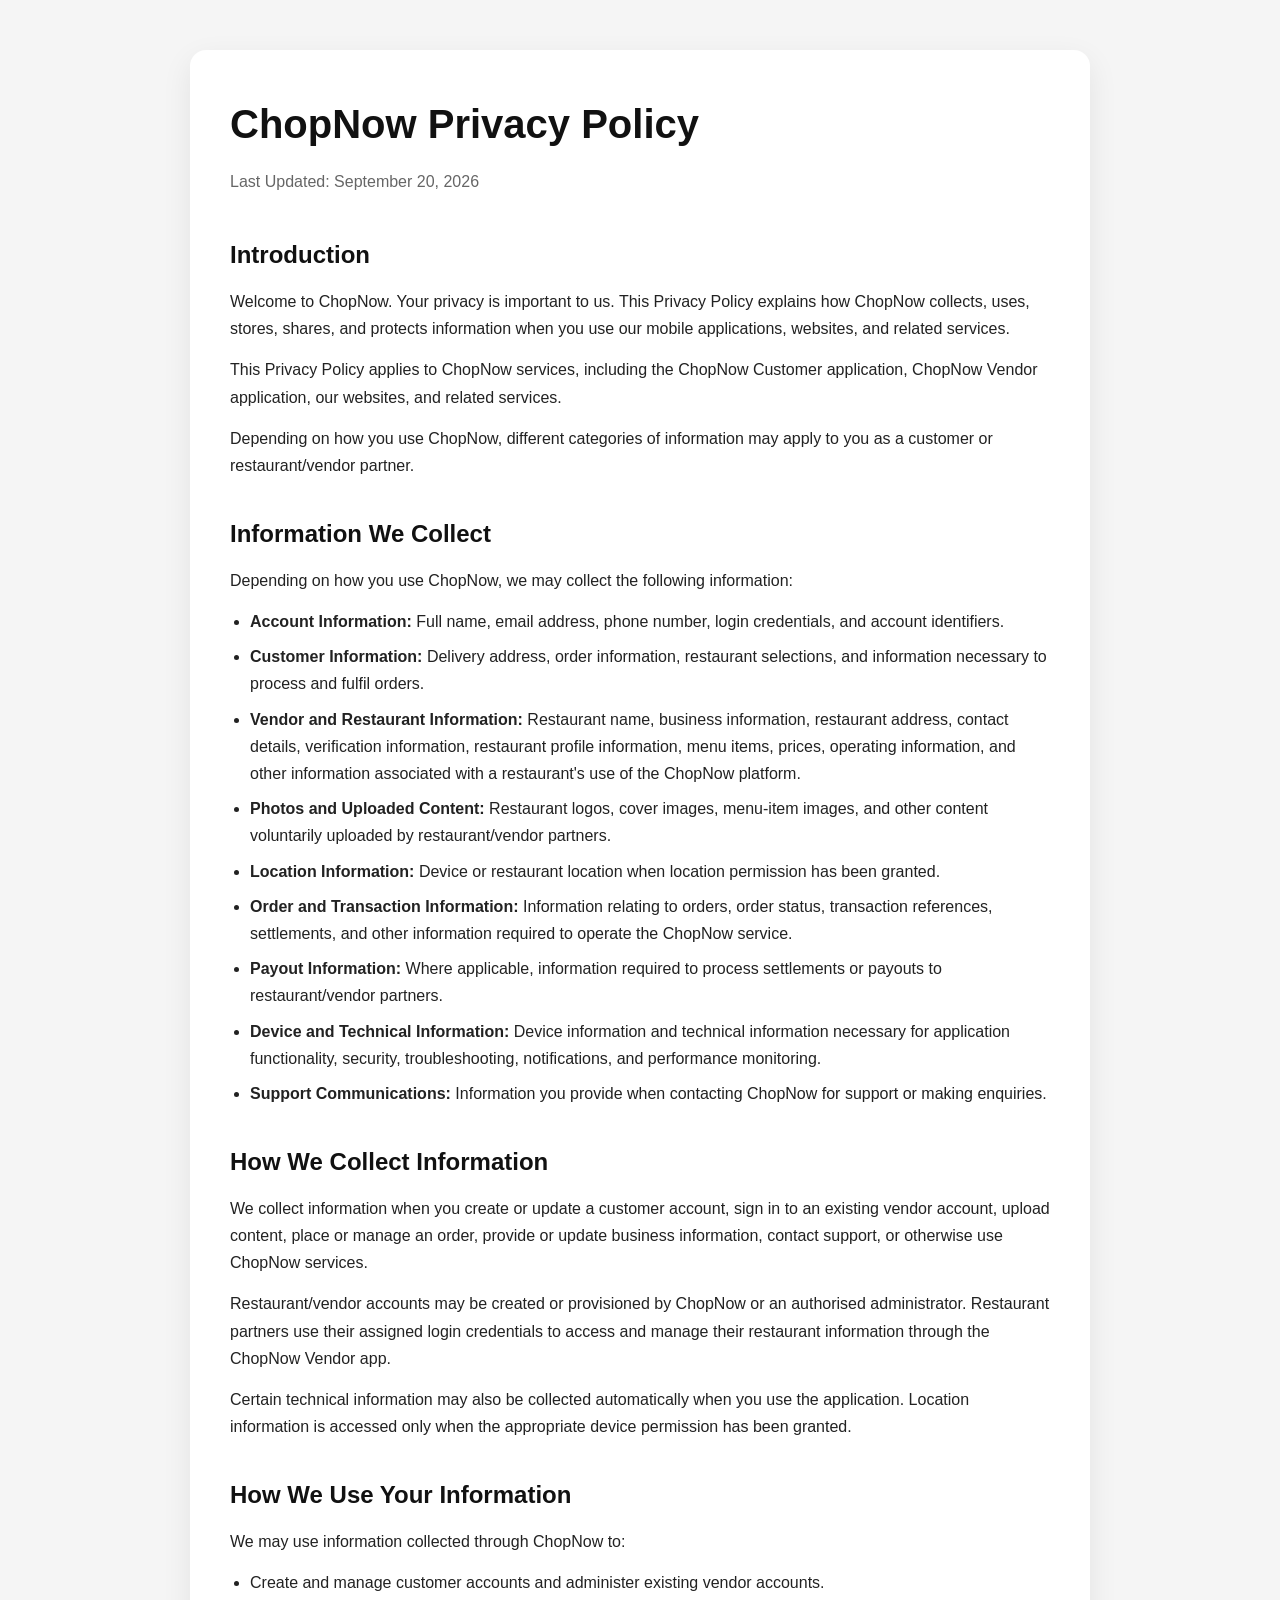
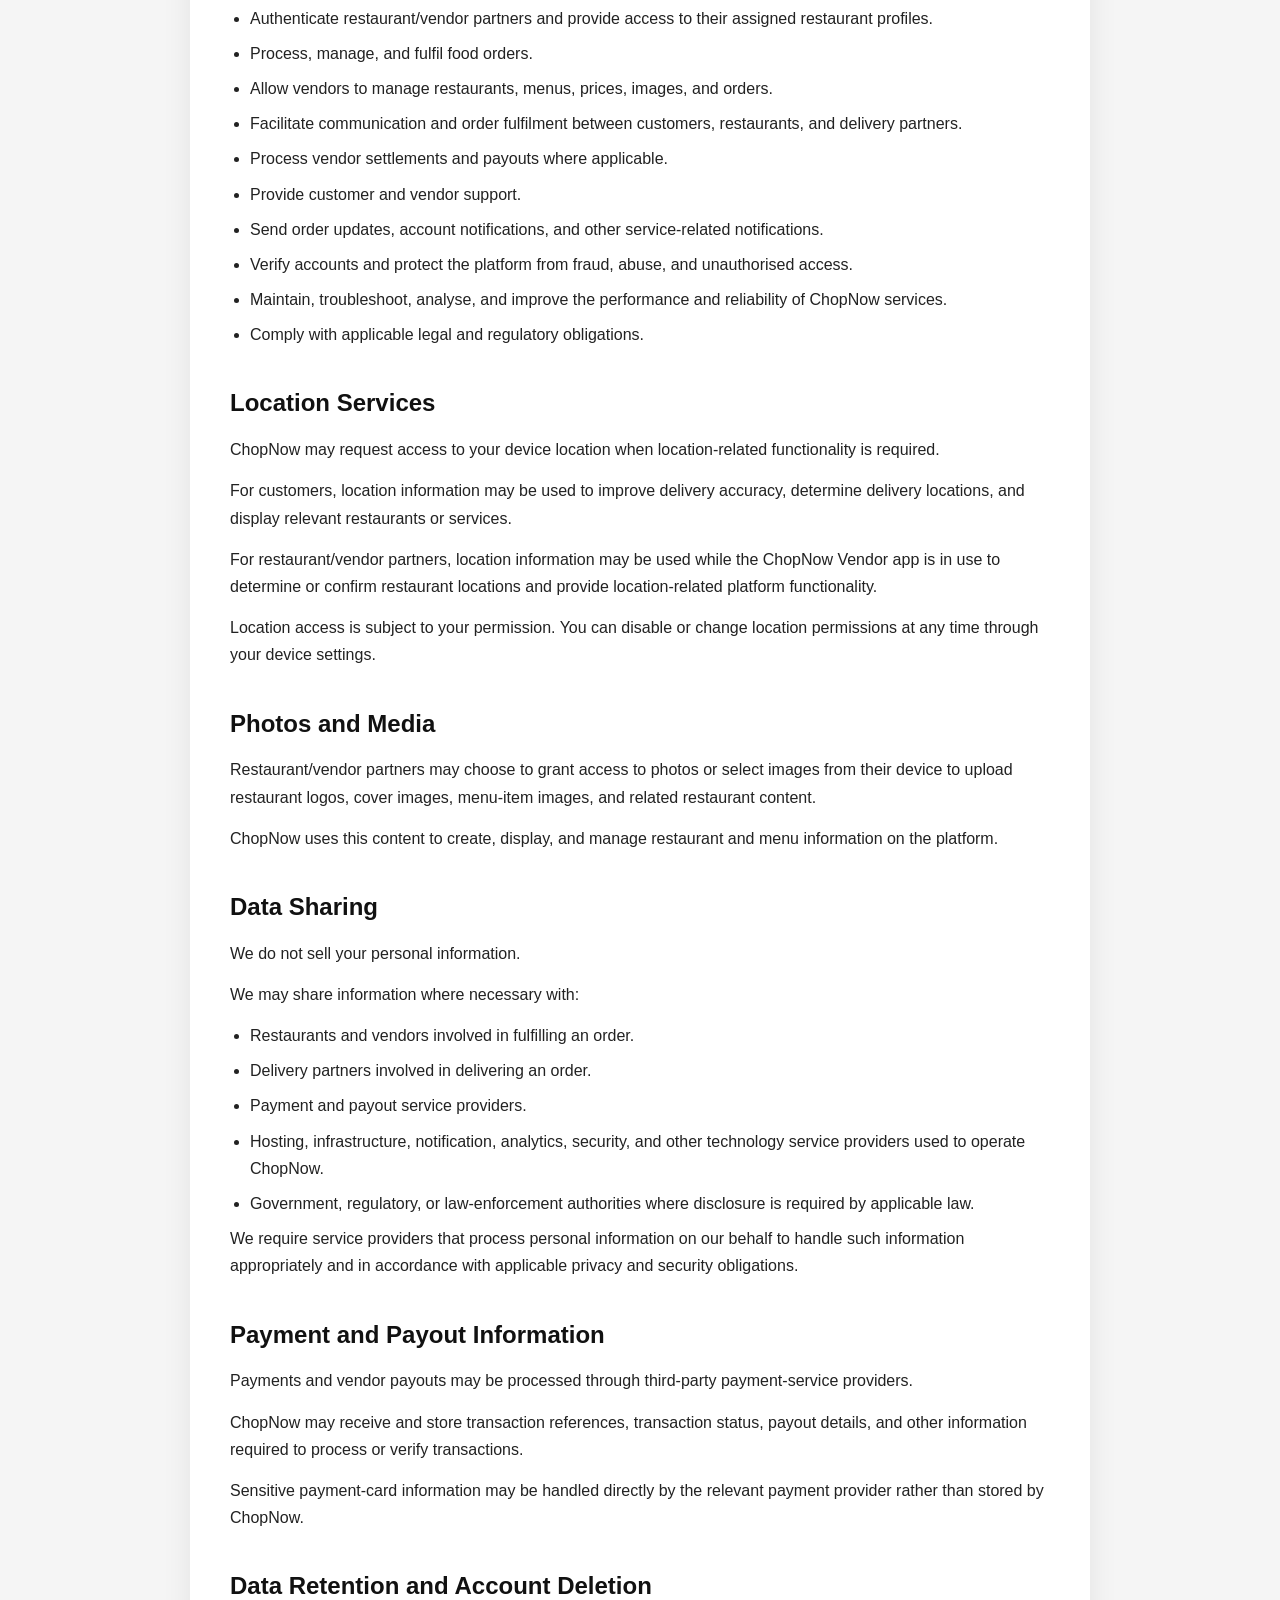
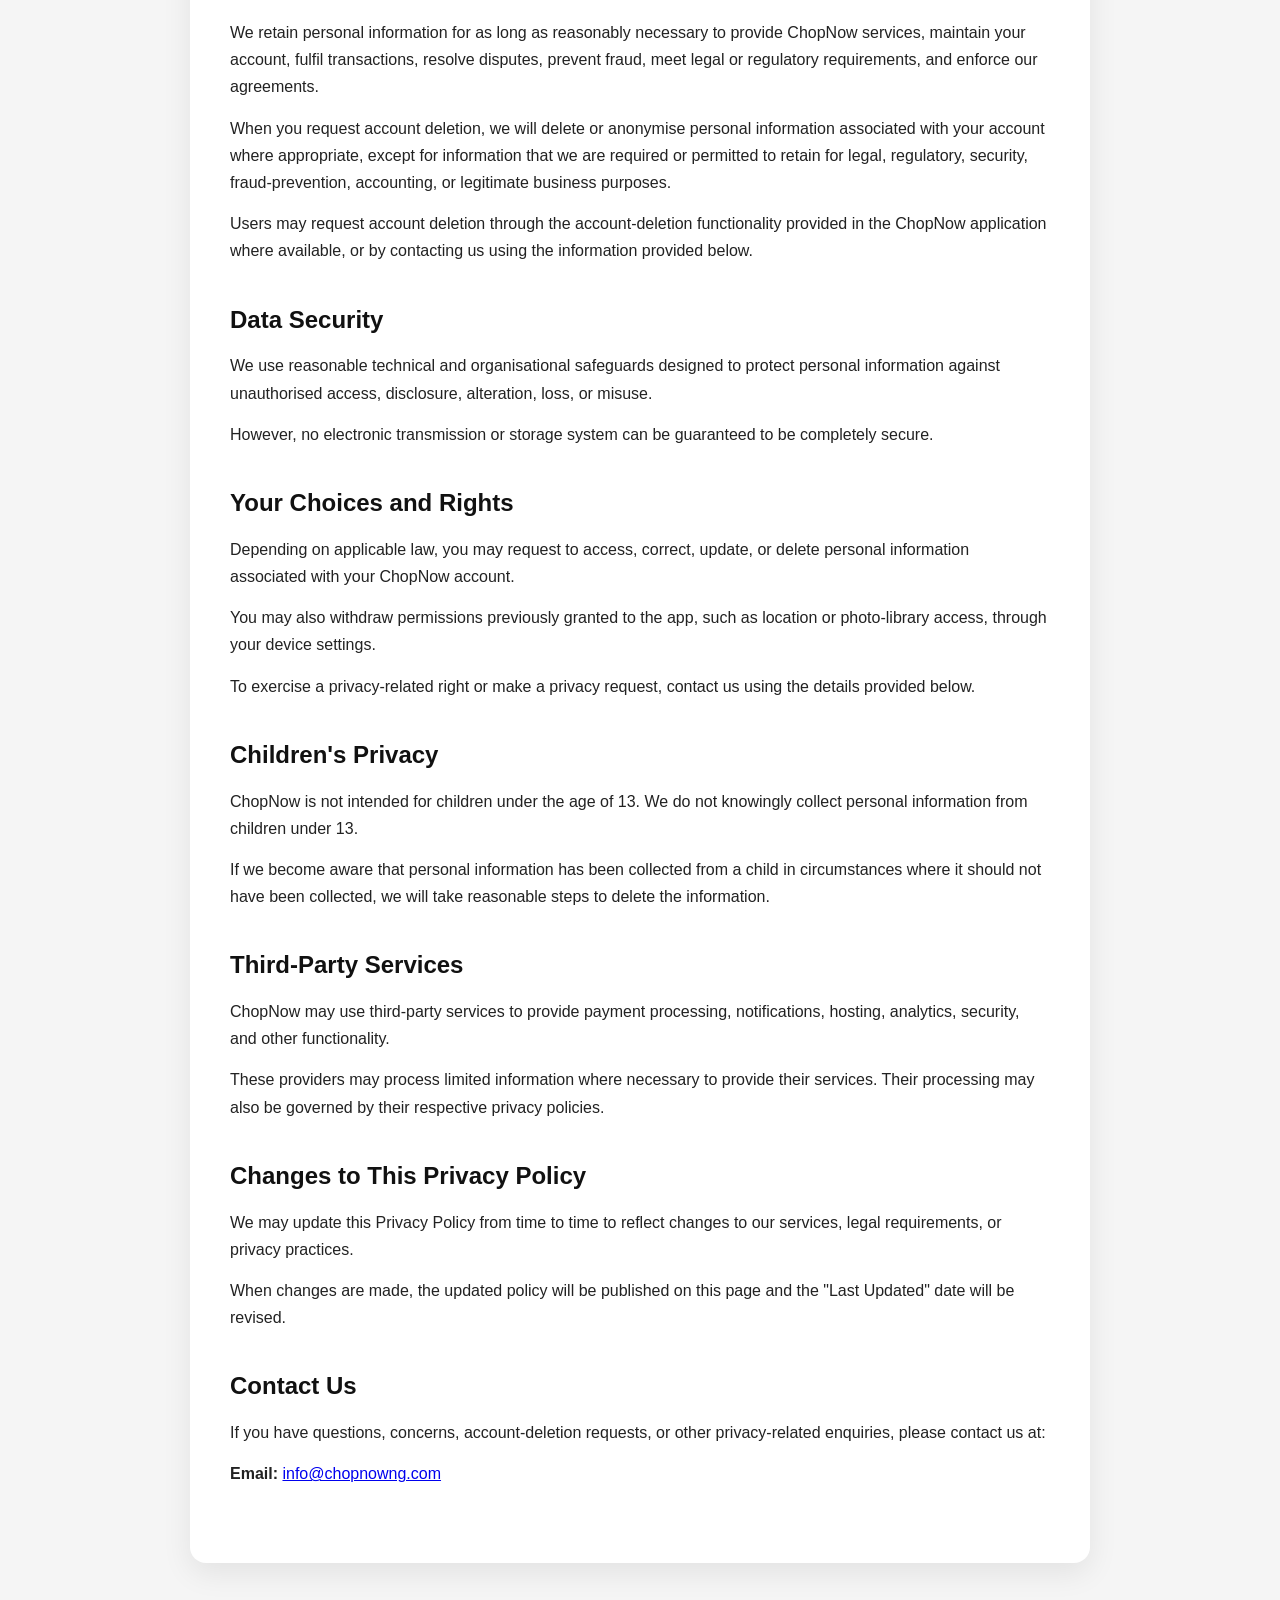
<file: index.html>
<!-- <!DOCTYPE html>
<html lang="en">
<head>
  <meta charset="UTF-8" />
  <meta name="viewport" content="width=device-width, initial-scale=1.0" />
  <title>ChopNow Privacy Policy</title>
  <link rel="stylesheet" href="styles.css" />
</head>
<body>
  <div class="container">
    <header>
      <h1>ChopNow Privacy Policy</h1>
      <p class="updated">Last Updated: May 12, 2026</p>
    </header>

    <section>
      <h2>Introduction</h2>
      <p>
        Welcome to ChopNow. Your privacy is important to us. This Privacy Policy explains
        how ChopNow collects, uses, stores, and protects your information when you use our mobile application and services.
      </p>
    </section>

    <section>
      <h2>Information We Collect</h2>
      <ul>
        <li>Full name</li>
        <li>Email address</li>
        <li>Phone number</li>
        <li>Delivery address</li>
        <li>Order information</li>
        <li>Device information</li>
        <li>Location data (only when permission is granted)</li>
      </ul>
    </section>

    <section>
      <h2>How We Use Your Information</h2>
      <p>We use your information to:</p>
      <ul>
        <li>Process and deliver food orders</li>
        <li>Provide customer support</li>
        <li>Improve app performance and user experience</li>
        <li>Send order updates and notifications</li>
        <li>Prevent fraud and maintain security</li>
      </ul>
    </section>

    <section>
      <h2>Location Services</h2>
      <p>
        ChopNow may request access to your location to improve delivery accuracy,
        show nearby restaurants, and enhance user experience. You can disable location
        permissions at any time through your device settings.
      </p>
    </section>

    <section>
      <h2>Data Sharing</h2>
      <p>
        We do not sell your personal information. We may share limited information with:
      </p>
      <ul>
        <li>Delivery partners</li>
        <li>Payment processors</li>
        <li>Service providers required to operate the platform</li>
      </ul>
    </section>

    <section>
      <h2>Data Security</h2>
      <p>
        We implement industry-standard security measures to protect your information.
        However, no method of electronic transmission or storage is completely secure.
      </p>
    </section>

    <section>
      <h2>Your Rights</h2>
      <p>You may request to:</p>
      <ul>
        <li>Access your data</li>
        <li>Correct inaccurate data</li>
        <li>Delete your account and associated information</li>
      </ul>
    </section>

    <section>
      <h2>Children's Privacy</h2>
      <p>
        ChopNow is not intended for children under the age of 13.
        We do not knowingly collect personal data from children.
      </p>
    </section>

    <section>
      <h2>Changes to This Policy</h2>
      <p>
        We may update this Privacy Policy from time to time.
        Updates will be posted on this page with the revised date.
      </p>
    </section>

    <section>
      <h2>Contact Us</h2>
      <p>
        If you have any questions regarding this Privacy Policy,
        please contact us at:
      </p>

      <p>
        Email: support@chopnow.app
      </p>
    </section>
  </div>
</body>
</html>

-->
<!DOCTYPE html>
<html lang="en">
<head>
  <meta charset="UTF-8" />
  <meta name="viewport" content="width=device-width, initial-scale=1.0" />
  <title>ChopNow Privacy Policy</title>
  <link rel="stylesheet" href="styles.css" />
</head>
<body>
  <div class="container">
    <header>
      <h1>ChopNow Privacy Policy</h1>
      <p class="updated">Last Updated: September 20, 2026</p>
    </header>

    <section>
      <h2>Introduction</h2>
      <p>
        Welcome to ChopNow. Your privacy is important to us. This Privacy Policy explains
        how ChopNow collects, uses, stores, shares, and protects information when you use
        our mobile applications, websites, and related services.
      </p>

      <p>
        This Privacy Policy applies to ChopNow services, including the ChopNow Customer
        application, ChopNow Vendor application, our websites, and related services.
      </p>

      <p>
        Depending on how you use ChopNow, different categories of information may apply
        to you as a customer or restaurant/vendor partner.
      </p>
    </section>

    <section>
      <h2>Information We Collect</h2>

      <p>Depending on how you use ChopNow, we may collect the following information:</p>

      <ul>
        <li>
          <strong>Account Information:</strong>
          Full name, email address, phone number, login credentials, and account identifiers.
        </li>

        <li>
          <strong>Customer Information:</strong>
          Delivery address, order information, restaurant selections, and information
          necessary to process and fulfil orders.
        </li>

        <li>
  <strong>Vendor and Restaurant Information:</strong>
  Restaurant name, business information, restaurant address, contact details,
  verification information, restaurant profile information, menu items, prices,
  operating information, and other information associated with a restaurant's
  use of the ChopNow platform.
</li>

        <li>
          <strong>Photos and Uploaded Content:</strong>
          Restaurant logos, cover images, menu-item images, and other content voluntarily
          uploaded by restaurant/vendor partners.
        </li>

        <li>
          <strong>Location Information:</strong>
          Device or restaurant location when location permission has been granted.
        </li>

        <li>
          <strong>Order and Transaction Information:</strong>
          Information relating to orders, order status, transaction references,
          settlements, and other information required to operate the ChopNow service.
        </li>

        <li>
          <strong>Payout Information:</strong>
          Where applicable, information required to process settlements or payouts to
          restaurant/vendor partners.
        </li>

        <li>
          <strong>Device and Technical Information:</strong>
          Device information and technical information necessary for application
          functionality, security, troubleshooting, notifications, and performance monitoring.
        </li>

        <li>
          <strong>Support Communications:</strong>
          Information you provide when contacting ChopNow for support or making enquiries.
        </li>
      </ul>
    </section>

    <section>
      <h2>How We Collect Information</h2>

     <p>
  We collect information when you create or update a customer account, sign in to
  an existing vendor account, upload content, place or manage an order, provide or
  update business information, contact support, or otherwise use ChopNow services.
</p>

<p>
  Restaurant/vendor accounts may be created or provisioned by ChopNow or an
  authorised administrator. Restaurant partners use their assigned login credentials
  to access and manage their restaurant information through the ChopNow Vendor app.
</p>

      <p>
        Certain technical information may also be collected automatically when you use
        the application. Location information is accessed only when the appropriate device
        permission has been granted.
      </p>
    </section>

    <section>
      <h2>How We Use Your Information</h2>

      <p>We may use information collected through ChopNow to:</p>

      <ul>
  <li>Create and manage customer accounts and administer existing vendor accounts.</li>
  <li>
    Authenticate restaurant/vendor partners and provide access to their assigned
    restaurant profiles.
  </li>
  <li>Process, manage, and fulfil food orders.</li>
  <li>Allow vendors to manage restaurants, menus, prices, images, and orders.</li>
  <li>
    Facilitate communication and order fulfilment between customers, restaurants,
    and delivery partners.
  </li>
  <li>Process vendor settlements and payouts where applicable.</li>
  <li>Provide customer and vendor support.</li>
  <li>Send order updates, account notifications, and other service-related notifications.</li>
  <li>
    Verify accounts and protect the platform from fraud, abuse, and unauthorised access.
  </li>
  <li>
    Maintain, troubleshoot, analyse, and improve the performance and reliability
    of ChopNow services.
  </li>
  <li>Comply with applicable legal and regulatory obligations.</li>
</ul>
    </section>

    <section>
      <h2>Location Services</h2>

      <p>
        ChopNow may request access to your device location when location-related
        functionality is required.
      </p>

      <p>
        For customers, location information may be used to improve delivery accuracy,
        determine delivery locations, and display relevant restaurants or services.
      </p>

      <p>
        For restaurant/vendor partners, location information may be used while the
        ChopNow Vendor app is in use to determine or confirm restaurant locations and
        provide location-related platform functionality.
      </p>

      <p>
        Location access is subject to your permission. You can disable or change location
        permissions at any time through your device settings.
      </p>
    </section>

    <section>
      <h2>Photos and Media</h2>

      <p>
        Restaurant/vendor partners may choose to grant access to photos or select images
        from their device to upload restaurant logos, cover images, menu-item images,
        and related restaurant content.
      </p>

      <p>
        ChopNow uses this content to create, display, and manage restaurant and menu
        information on the platform.
      </p>
    </section>

    <section>
      <h2>Data Sharing</h2>

      <p>
        We do not sell your personal information.
      </p>

      <p>
        We may share information where necessary with:
      </p>

      <ul>
        <li>Restaurants and vendors involved in fulfilling an order.</li>
        <li>Delivery partners involved in delivering an order.</li>
        <li>Payment and payout service providers.</li>
        <li>
          Hosting, infrastructure, notification, analytics, security, and other technology
          service providers used to operate ChopNow.
        </li>
        <li>
          Government, regulatory, or law-enforcement authorities where disclosure is
          required by applicable law.
        </li>
      </ul>

      <p>
        We require service providers that process personal information on our behalf
        to handle such information appropriately and in accordance with applicable
        privacy and security obligations.
      </p>
    </section>

    <section>
      <h2>Payment and Payout Information</h2>

      <p>
        Payments and vendor payouts may be processed through third-party payment-service
        providers.
      </p>

      <p>
        ChopNow may receive and store transaction references, transaction status,
        payout details, and other information required to process or verify transactions.
      </p>

      <p>
        Sensitive payment-card information may be handled directly by the relevant payment
        provider rather than stored by ChopNow.
      </p>
    </section>

    <section>
      <h2>Data Retention and Account Deletion</h2>

      <p>
        We retain personal information for as long as reasonably necessary to provide
        ChopNow services, maintain your account, fulfil transactions, resolve disputes,
        prevent fraud, meet legal or regulatory requirements, and enforce our agreements.
      </p>

      <p>
        When you request account deletion, we will delete or anonymise personal information
        associated with your account where appropriate, except for information that we are
        required or permitted to retain for legal, regulatory, security, fraud-prevention,
        accounting, or legitimate business purposes.
      </p>

      <p>
        Users may request account deletion through the account-deletion functionality
        provided in the ChopNow application where available, or by contacting us using
        the information provided below.
      </p>
    </section>

    <section>
      <h2>Data Security</h2>

      <p>
        We use reasonable technical and organisational safeguards designed to protect
        personal information against unauthorised access, disclosure, alteration, loss,
        or misuse.
      </p>

      <p>
        However, no electronic transmission or storage system can be guaranteed to be
        completely secure.
      </p>
    </section>

    <section>
      <h2>Your Choices and Rights</h2>

      <p>
        Depending on applicable law, you may request to access, correct, update, or delete
        personal information associated with your ChopNow account.
      </p>

      <p>
        You may also withdraw permissions previously granted to the app, such as location
        or photo-library access, through your device settings.
      </p>

      <p>
        To exercise a privacy-related right or make a privacy request, contact us using
        the details provided below.
      </p>
    </section>

    <section>
      <h2>Children's Privacy</h2>

      <p>
        ChopNow is not intended for children under the age of 13. We do not knowingly
        collect personal information from children under 13.
      </p>

      <p>
        If we become aware that personal information has been collected from a child in
        circumstances where it should not have been collected, we will take reasonable
        steps to delete the information.
      </p>
    </section>

    <section>
      <h2>Third-Party Services</h2>

      <p>
        ChopNow may use third-party services to provide payment processing, notifications,
        hosting, analytics, security, and other functionality.
      </p>

      <p>
        These providers may process limited information where necessary to provide their
        services. Their processing may also be governed by their respective privacy policies.
      </p>
    </section>

    <section>
      <h2>Changes to This Privacy Policy</h2>

      <p>
        We may update this Privacy Policy from time to time to reflect changes to our
        services, legal requirements, or privacy practices.
      </p>

      <p>
        When changes are made, the updated policy will be published on this page and
        the "Last Updated" date will be revised.
      </p>
    </section>

    <section>
      <h2>Contact Us</h2>

      <p>
        If you have questions, concerns, account-deletion requests, or other
        privacy-related enquiries, please contact us at:
      </p>

      <p>
        <strong>Email:</strong>
        <a href="mailto:info@chopnowng.com">info@chopnowng.com</a>
      </p>
    </section>
  </div>
</body>
</html>
</file>
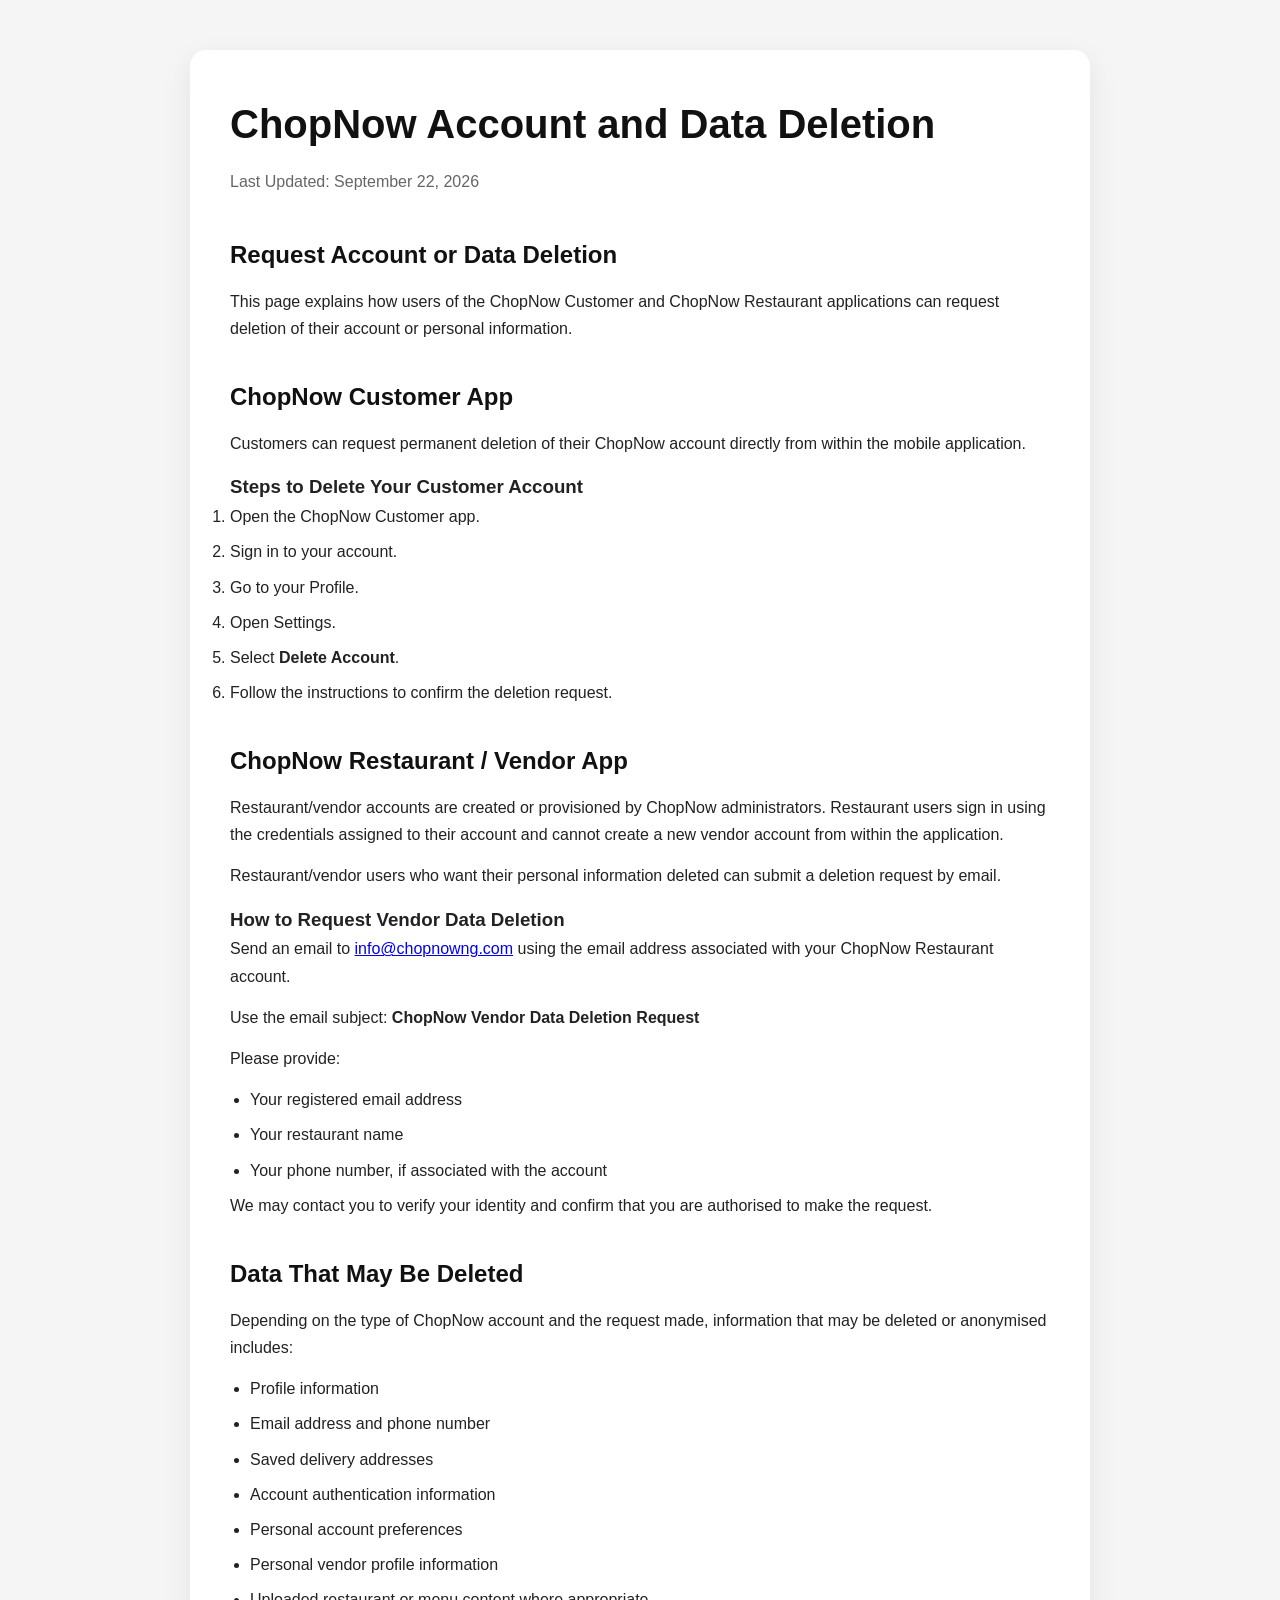
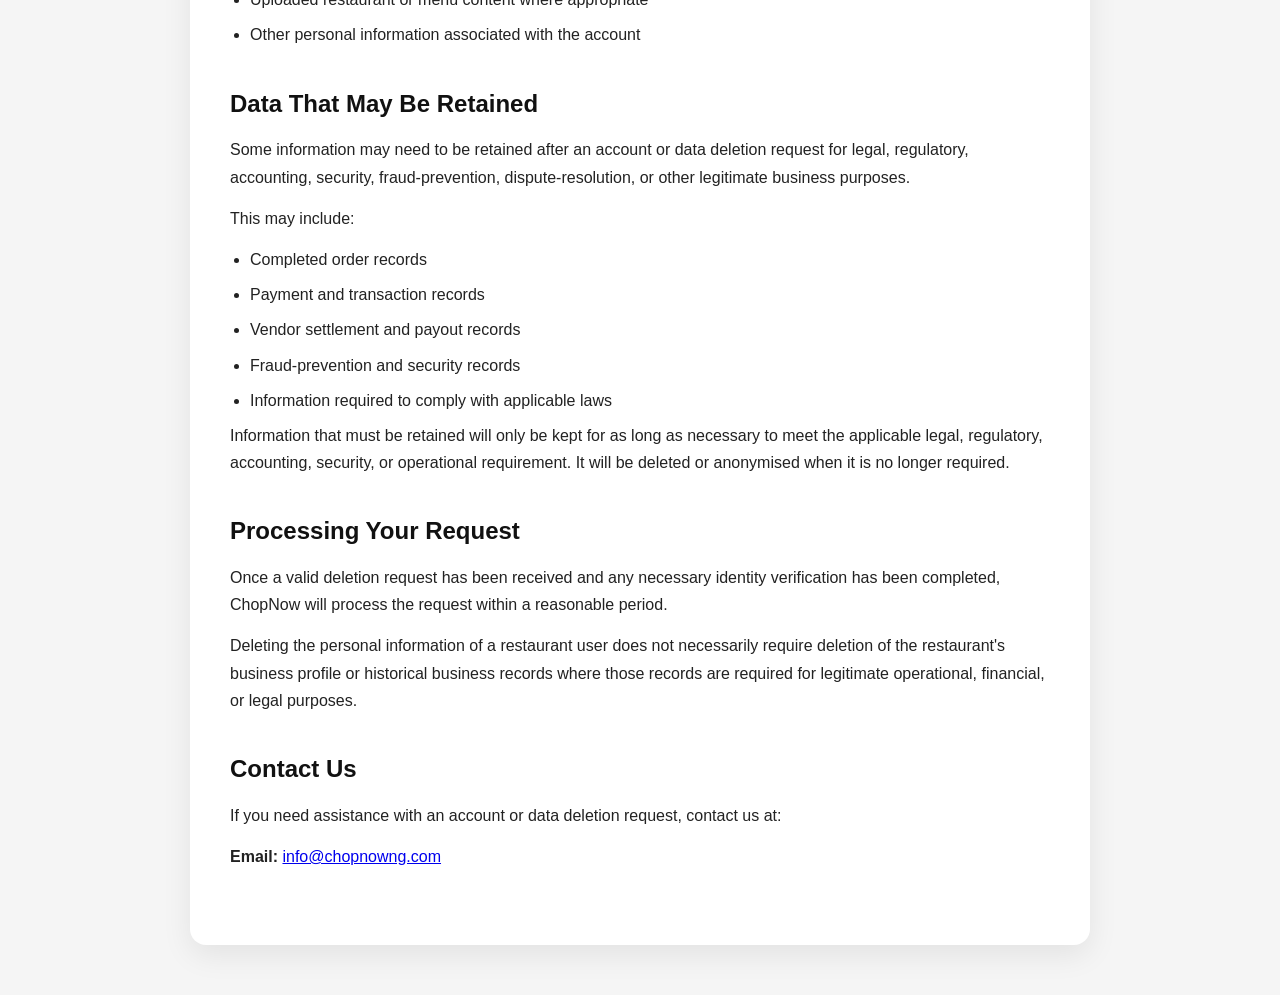
<file: delete-account.html>
<!DOCTYPE html>
<html lang="en">
<head>
  <meta charset="UTF-8" />
  <meta name="viewport" content="width=device-width, initial-scale=1.0" />
  <title>ChopNow Account and Data Deletion</title>
  <link rel="stylesheet" href="styles.css" />
</head>
<body>
  <div class="container">
    <header>
      <h1>ChopNow Account and Data Deletion</h1>
      <p class="updated">Last Updated: September 22, 2026</p>
    </header>

    <section>
      <h2>Request Account or Data Deletion</h2>
      <p>
        This page explains how users of the ChopNow Customer and ChopNow
        Restaurant applications can request deletion of their account or
        personal information.
      </p>
    </section>

    <section>
      <h2>ChopNow Customer App</h2>

      <p>
        Customers can request permanent deletion of their ChopNow account
        directly from within the mobile application.
      </p>

      <h3>Steps to Delete Your Customer Account</h3>

      <ol>
        <li>Open the ChopNow Customer app.</li>
        <li>Sign in to your account.</li>
        <li>Go to your Profile.</li>
        <li>Open Settings.</li>
        <li>Select <strong>Delete Account</strong>.</li>
        <li>Follow the instructions to confirm the deletion request.</li>
      </ol>
    </section>

    <section>
      <h2>ChopNow Restaurant / Vendor App</h2>

      <p>
        Restaurant/vendor accounts are created or provisioned by ChopNow
        administrators. Restaurant users sign in using the credentials assigned
        to their account and cannot create a new vendor account from within
        the application.
      </p>

      <p>
        Restaurant/vendor users who want their personal information deleted
        can submit a deletion request by email.
      </p>

      <h3>How to Request Vendor Data Deletion</h3>

      <p>
        Send an email to
        <a href="mailto:info@chopnowng.com">info@chopnowng.com</a>
        using the email address associated with your ChopNow Restaurant account.
      </p>

      <p>
        Use the email subject:
        <strong>ChopNow Vendor Data Deletion Request</strong>
      </p>

      <p>Please provide:</p>

      <ul>
        <li>Your registered email address</li>
        <li>Your restaurant name</li>
        <li>Your phone number, if associated with the account</li>
      </ul>

      <p>
        We may contact you to verify your identity and confirm that you are
        authorised to make the request.
      </p>
    </section>

    <section>
      <h2>Data That May Be Deleted</h2>

      <p>
        Depending on the type of ChopNow account and the request made,
        information that may be deleted or anonymised includes:
      </p>

      <ul>
        <li>Profile information</li>
        <li>Email address and phone number</li>
        <li>Saved delivery addresses</li>
        <li>Account authentication information</li>
        <li>Personal account preferences</li>
        <li>Personal vendor profile information</li>
        <li>Uploaded restaurant or menu content where appropriate</li>
        <li>Other personal information associated with the account</li>
      </ul>
    </section>

    <section>
      <h2>Data That May Be Retained</h2>

      <p>
        Some information may need to be retained after an account or data
        deletion request for legal, regulatory, accounting, security,
        fraud-prevention, dispute-resolution, or other legitimate business
        purposes.
      </p>

      <p>This may include:</p>

      <ul>
        <li>Completed order records</li>
        <li>Payment and transaction records</li>
        <li>Vendor settlement and payout records</li>
        <li>Fraud-prevention and security records</li>
        <li>Information required to comply with applicable laws</li>
      </ul>

      <p>
        Information that must be retained will only be kept for as long as
        necessary to meet the applicable legal, regulatory, accounting,
        security, or operational requirement. It will be deleted or anonymised
        when it is no longer required.
      </p>
    </section>

    <section>
      <h2>Processing Your Request</h2>

      <p>
        Once a valid deletion request has been received and any necessary
        identity verification has been completed, ChopNow will process the
        request within a reasonable period.
      </p>

      <p>
        Deleting the personal information of a restaurant user does not
        necessarily require deletion of the restaurant's business profile or
        historical business records where those records are required for
        legitimate operational, financial, or legal purposes.
      </p>
    </section>

    <section>
      <h2>Contact Us</h2>

      <p>
        If you need assistance with an account or data deletion request,
        contact us at:
      </p>

      <p>
        <strong>Email:</strong>
        <a href="mailto:info@chopnowng.com">info@chopnowng.com</a>
      </p>
    </section>
  </div>
</body>
</html>
</file>
<file: styles.css>
/* * {
  margin: 0;
  padding: 0;
  box-sizing: border-box;
}

body {
  font-family: Arial, sans-serif;
  background: #f5f5f5;
  color: #222;
  line-height: 1.7;
}

.container {
  max-width: 900px;
  margin: 50px auto;
  background: #ffffff;
  padding: 40px;
  border-radius: 16px;
  box-shadow: 0 10px 30px rgba(0,0,0,0.08);
}

header {
  margin-bottom: 40px;
}

h1 {
  font-size: 40px;
  margin-bottom: 10px;
  color: #111;
}

.updated {
  color: #666;
}

section {
  margin-bottom: 35px;
}

h2 {
  margin-bottom: 12px;
  font-size: 24px;
  color: #111;
}

p {
  margin-bottom: 14px;
}

ul {
  padding-left: 20px;
}

li {
  margin-bottom: 8px;
}

@media (max-width: 768px) {
  .container {
    margin: 20px;
    padding: 25px;
  }

  h1 {
    font-size: 30px;
  }

  h2 {
    font-size: 20px;
  }
}
  
*/


* {
  margin: 0;
  padding: 0;
  box-sizing: border-box;
}

body {
  font-family: Arial, sans-serif;
  background: #f5f5f5;
  color: #222;
  line-height: 1.7;
}

.container {
  max-width: 900px;
  margin: 50px auto;
  background: #ffffff;
  padding: 40px;
  border-radius: 16px;
  box-shadow: 0 10px 30px rgba(0,0,0,0.08);
}

header {
  margin-bottom: 40px;
}

h1 {
  font-size: 40px;
  margin-bottom: 10px;
  color: #111;
}

.updated {
  color: #666;
}

section {
  margin-bottom: 35px;
}

h2 {
  margin-bottom: 12px;
  font-size: 24px;
  color: #111;
}

p {
  margin-bottom: 14px;
}

ul {
  padding-left: 20px;
}

li {
  margin-bottom: 8px;
}

@media (max-width: 768px) {
  .container {
    margin: 20px;
    padding: 25px;
  }

  h1 {
    font-size: 30px;
  }

  h2 {
    font-size: 20px;
  }
}
</file>
